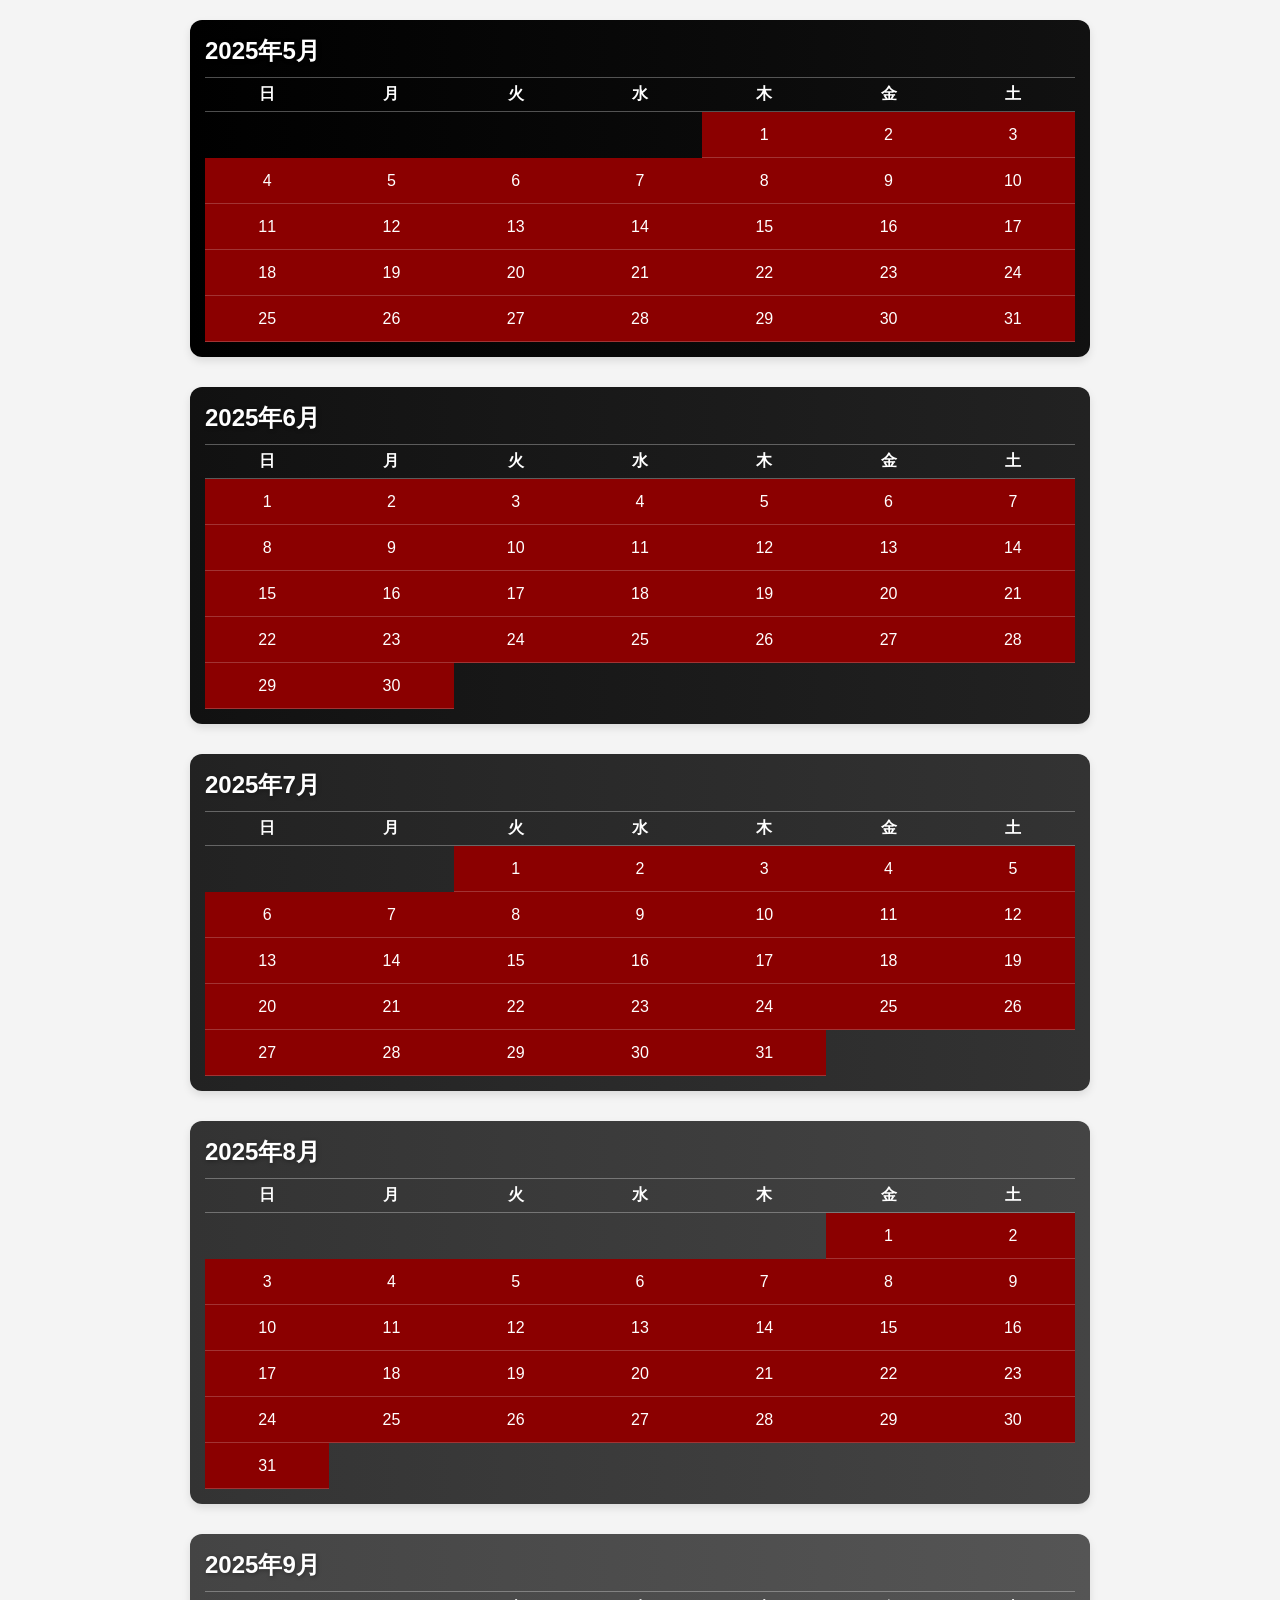
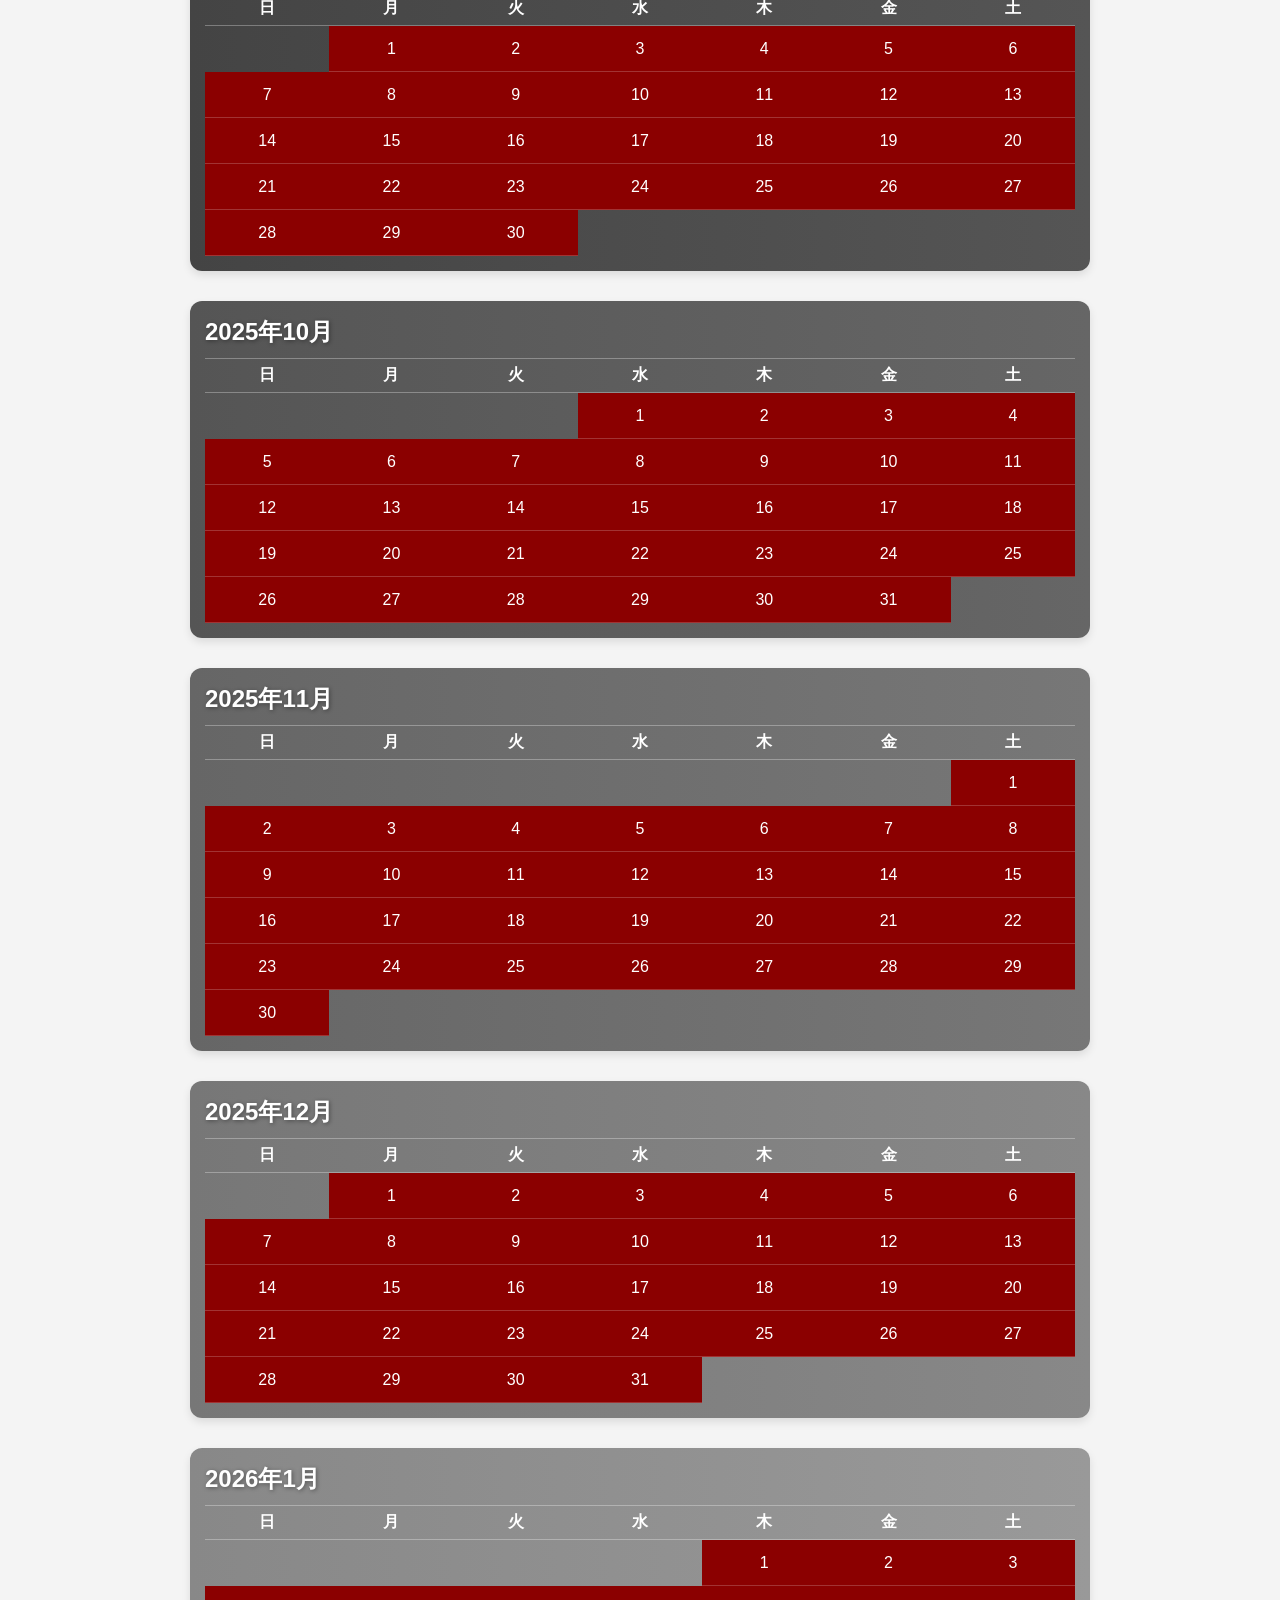
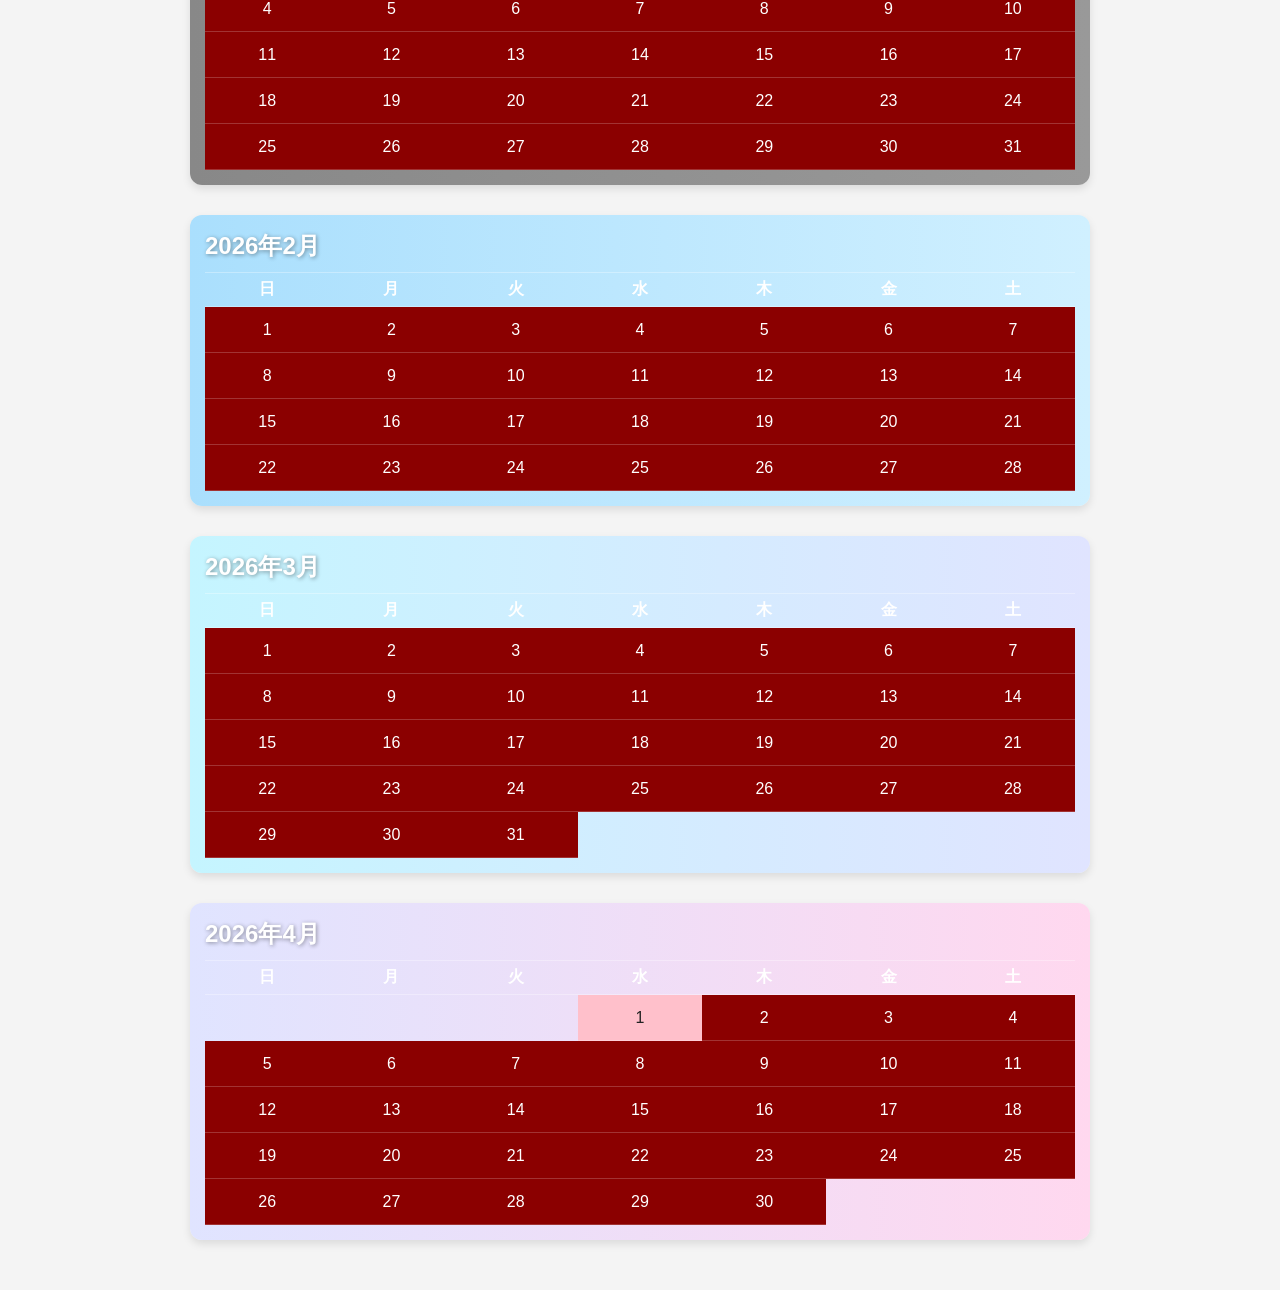
<file: index.html>
<!DOCTYPE html>
<html lang="zh">
<head>
  <meta charset="UTF-8">
  <title>Run2JP Karenndaa</title>
  <meta name="viewport" content="width=device-width, initial-scale=1">
  <style>
    :root {
      --max-width: 900px;
      --day-height: 45px;
    }

    @media (max-width : 373px ){
      :root {
        --day-height: 60px;
      }
    }

    body {
      margin: 0;
      padding: 20px;
      font-family: "Segoe UI", "Roboto", sans-serif;
      background-color: #f4f4f4;
      display: flex;
      justify-content: center;
    }

    .container {
      max-width: var(--max-width);
      width: 100%;
    }

    .month {
      margin-bottom: 30px;
      border-radius: 12px;
      overflow: hidden;
      padding: 15px;
      box-shadow: 0 4px 8px rgba(0,0,0,0.1);
    }

    h2 {
      margin: 0 0 10px 0;
      color: white;
      font-size: 1.5em;
      text-shadow: 1px 1px 4px rgba(0,0,0,0.4);
    }

    .calendar {
      display: grid;
      grid-template-columns: repeat(7, 1fr);
      border-top: 1px solid rgba(255,255,255,0.3);
    }

    .weekday-label {
      font-weight: bold;
      color: white;
      padding: 6px 0;
      text-align: center;
      border-bottom: 1px solid rgba(255,255,255,0.3);
    }

    .day {
      height: var(--day-height);
      text-align: center;
      line-height: var(--day-height);
      font-weight: 500;
      color: #333;
      border-bottom: 1px solid rgba(255,255,255,0.2);
    }

    .past {
      background-color: #8b0000 !important; /* 深红色 */
      color: white !important;
    }

    .special-red {
      background-color: #8b0000 !important;
      color: white !important;
    }

    .special-pink {
      background-color: #ffc0cb !important;
      color: #222 !important;
    }

    /* 背景渐变 */
    .month-bg-0  { background: linear-gradient(to right, #000, #111); }
    .month-bg-1  { background: linear-gradient(to right, #111, #222); }
    .month-bg-2  { background: linear-gradient(to right, #222, #333); }
    .month-bg-3  { background: linear-gradient(to right, #333, #444); }
    .month-bg-4  { background: linear-gradient(to right, #444, #555); }
    .month-bg-5  { background: linear-gradient(to right, #555, #666); }
    .month-bg-6  { background: linear-gradient(to right, #666, #777); }
    .month-bg-7  { background: linear-gradient(to right, #777, #888); }
    .month-bg-8  { background: linear-gradient(to right, #888, #999); }

    .month-bg-9  { background: linear-gradient(to right, #aadffd, #d0f0ff); }
    .month-bg-10 { background: linear-gradient(to right, #c5f5ff, #e0e4ff); }
    .month-bg-11 { background: linear-gradient(to right, #e0e4ff, #ffd8ef); }
    .month-bg-12 { background: linear-gradient(to right, #ffd8ef, #ffeaf4); }
  </style>
</head>
<body>
  <div class="container" id="calendar-container"></div>

  <script>
    const container = document.getElementById("calendar-container");

    const monthNames = [
      "2025年5月", "2025年6月", "2025年7月", "2025年8月",
      "2025年9月", "2025年10月", "2025年11月", "2025年12月",
      "2026年1月", "2026年2月", "2026年3月", "2026年4月"
    ];

    const daysInMonth = [31, 30, 31, 31, 30, 31, 30, 31, 31, 28, 31, 30];
    const startDate = new Date(2025, 4, 1); // May 2025

    const today = new Date();
    const todayDateStr = `${today.getFullYear()}-${today.getMonth()+1}-${today.getDate()}`;

    for (let m = 0; m < 12; m++) {
      const realMonth = (4 + m) % 12;
      const yearOffset = Math.floor((4 + m) / 12);
      const year = 2025 + yearOffset;
      const days = daysInMonth[m];

      const monthDiv = document.createElement("div");
      monthDiv.className = `month month-bg-${m}`;
      monthDiv.innerHTML = `<h2>${monthNames[m]}</h2>`;

      const calendar = document.createElement("div");
      calendar.className = "calendar";

      const weekdays = ["日", "月", "火", "水", "木", "金", "土"];
      weekdays.forEach(day => {
        const label = document.createElement("div");
        label.className = "weekday-label";
        label.textContent = day;
        calendar.appendChild(label);
      });

      const firstDay = new Date(year, realMonth, 1).getDay();
      for (let i = 0; i < firstDay; i++) {
        const empty = document.createElement("div");
        calendar.appendChild(empty);
      }

      for (let d = 1; d <= days; d++) {
        const dateDiv = document.createElement("div");
        dateDiv.className = "day";
        dateDiv.textContent = d;

        const dateStr = `${year}-${realMonth + 1}-${d}`;
        const dateObj = new Date(year, realMonth, d);

        // 特殊日期判断
        const isSpecialRed = (year === 2025 && realMonth === 6 && d === 6);
        const isSpecialPink = (year === 2026 && realMonth === 3 && d === 1); // 4月是 realMonth === 3

        if (isSpecialRed) {
          dateDiv.classList.add("special-red");
        } else if (isSpecialPink) {
          dateDiv.classList.add("special-pink");
        } else if (dateObj < today || dateStr === todayDateStr) {
          dateDiv.classList.add("past");
        }

        calendar.appendChild(dateDiv);
      }

      monthDiv.appendChild(calendar);
      container.appendChild(monthDiv);
    }
  </script>
</body>
</html>
</file>
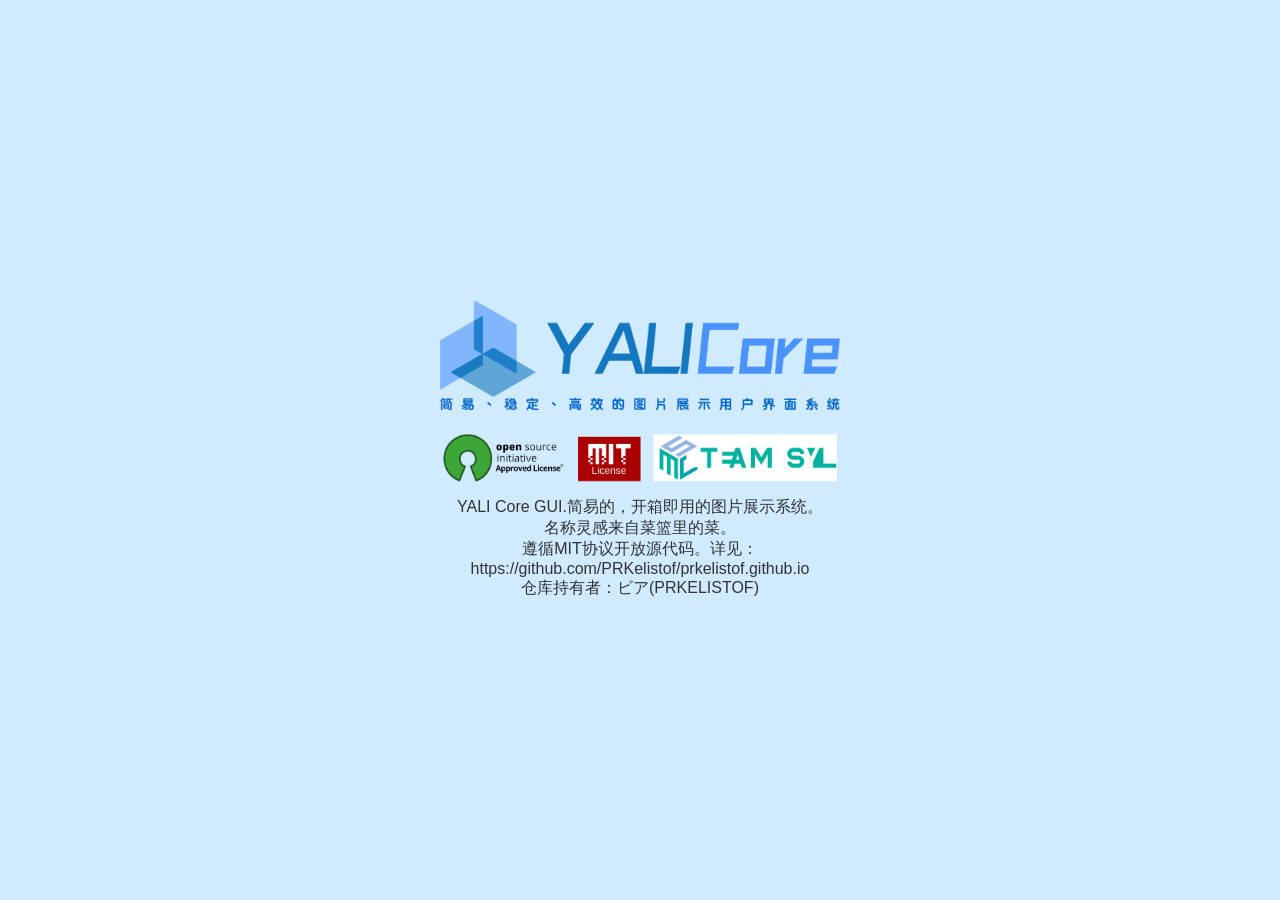
<file: Information.html>
<!DOCTYPE html>
<html lang="zh-CN">
<head>
    <meta charset="UTF-8">
    <meta name="viewport" content="width=device-width, initial-scale=1.0">
    <title>Information</title>
    <link rel="stylesheet" href="style.css">
    <script defer src="script.js"></script>
</head>
<body class="info-page">
    <div class="content">
        <img src="core1.png" alt="YALI Core GUI" id="team-logo">
        <div class="text-container" id="text-content">
            <p>YALI Core GUI.简易的，开箱即用的图片展示系统。</p>
            <p>名称灵感来自菜篮里的菜。</p>
            <p>遵循MIT协议开放源代码。详见：</p>
            <p>https://github.com/PRKelistof/prkelistof.github.io</p>
			<p>仓库持有者：ビア(PRKELISTOF)</p>
        </div>
    </div>
</body>
</html>
</file>
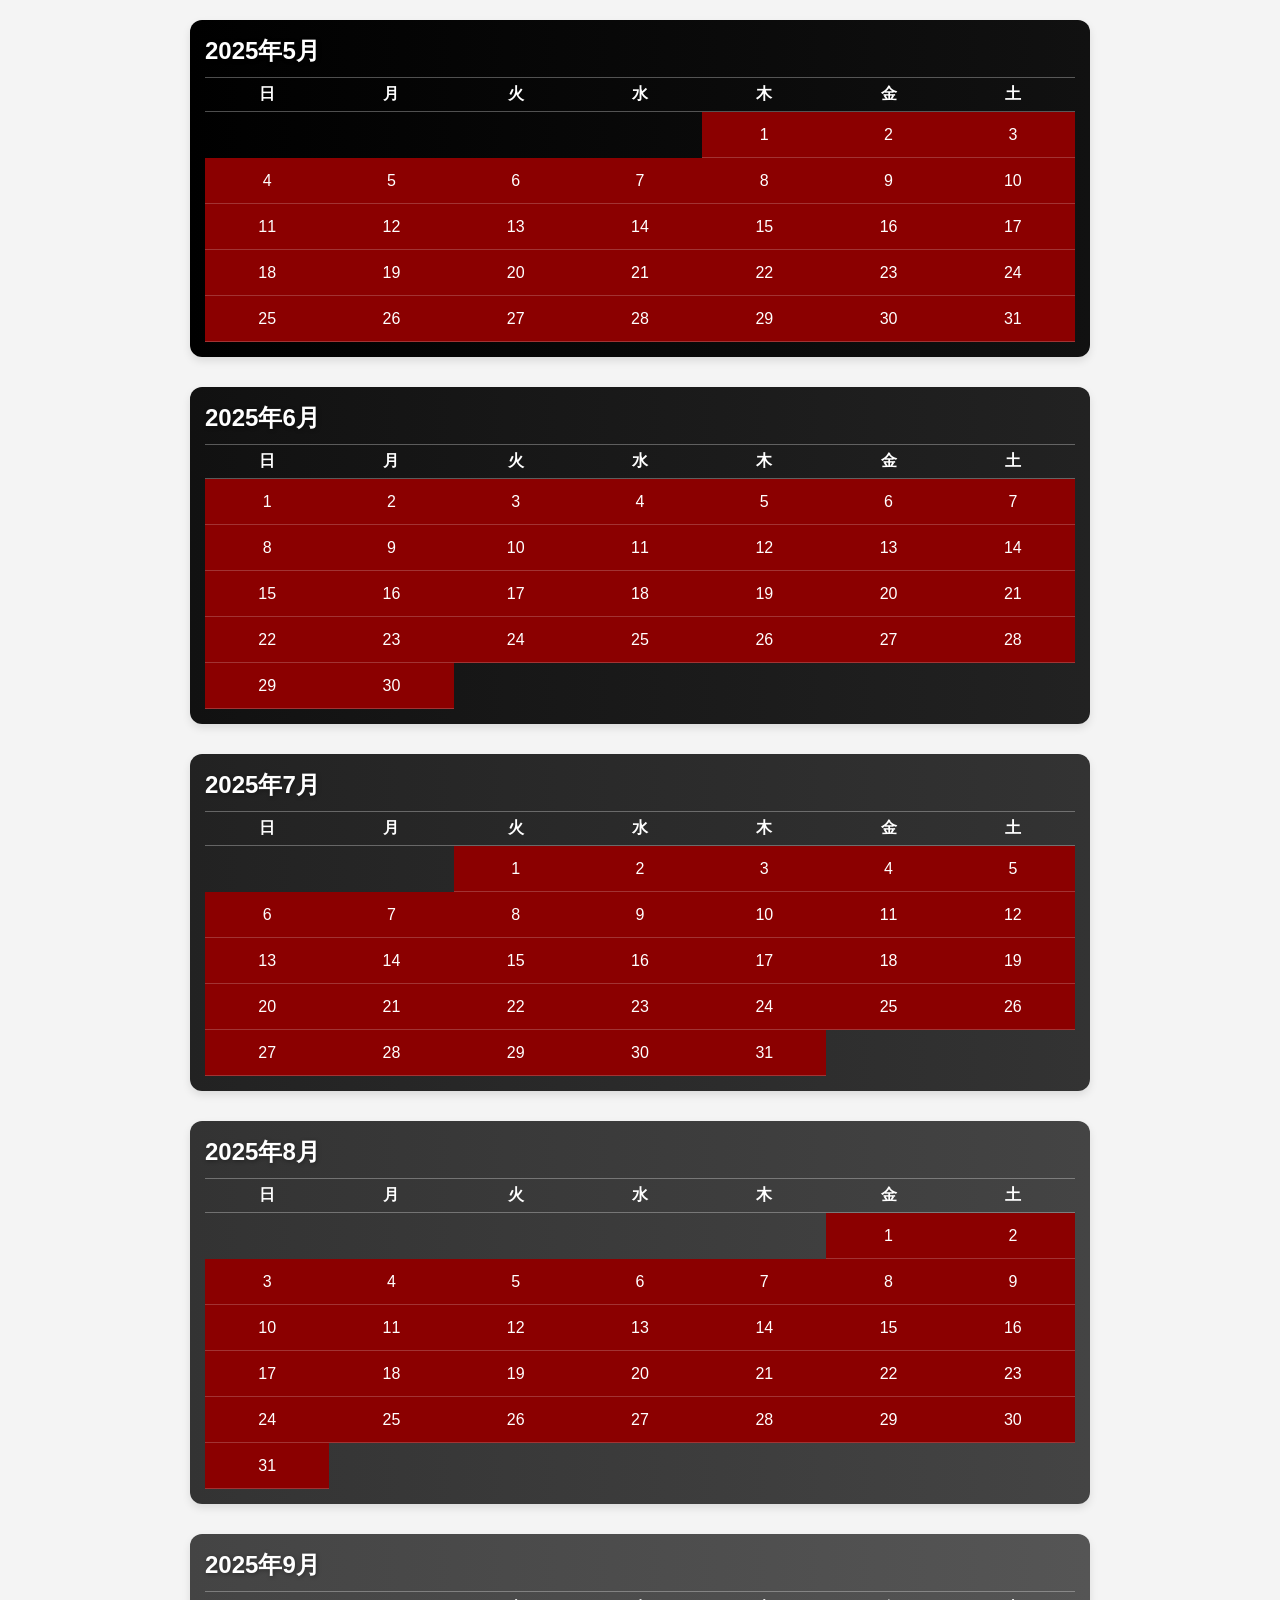
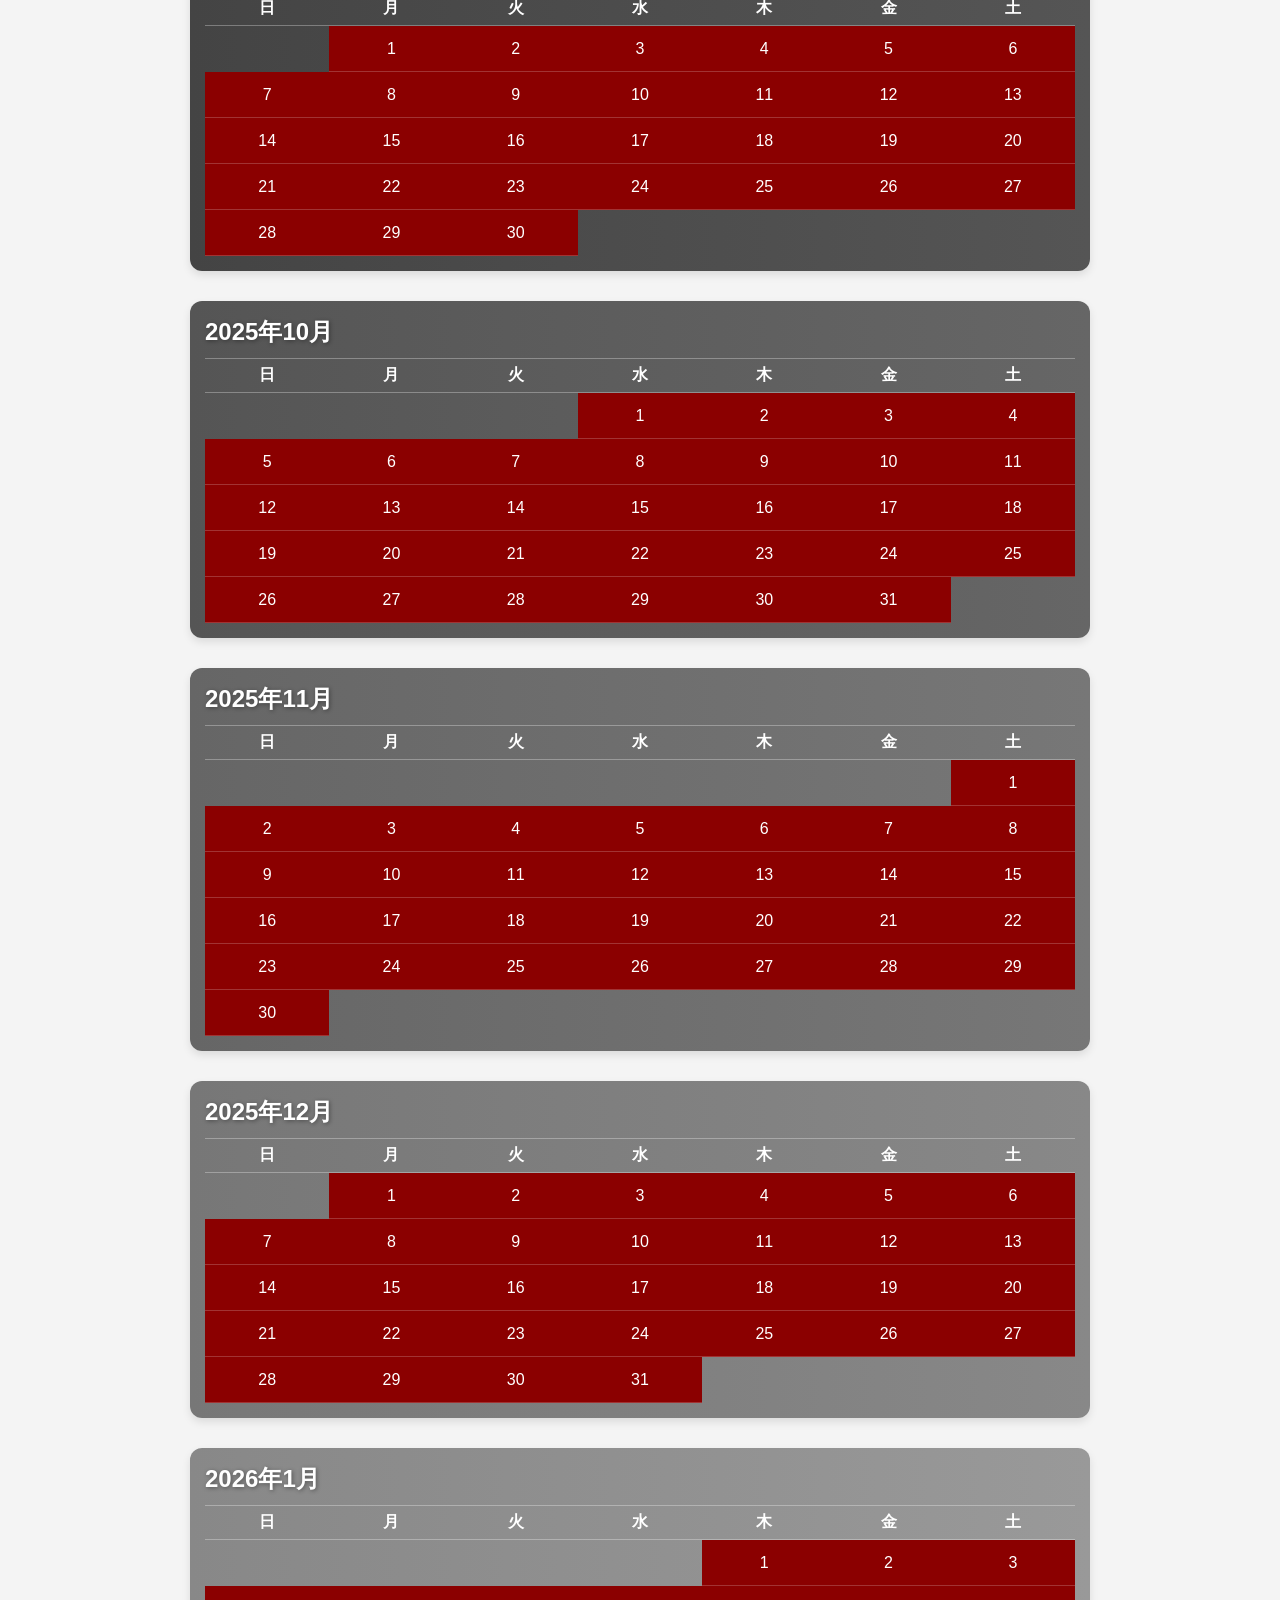
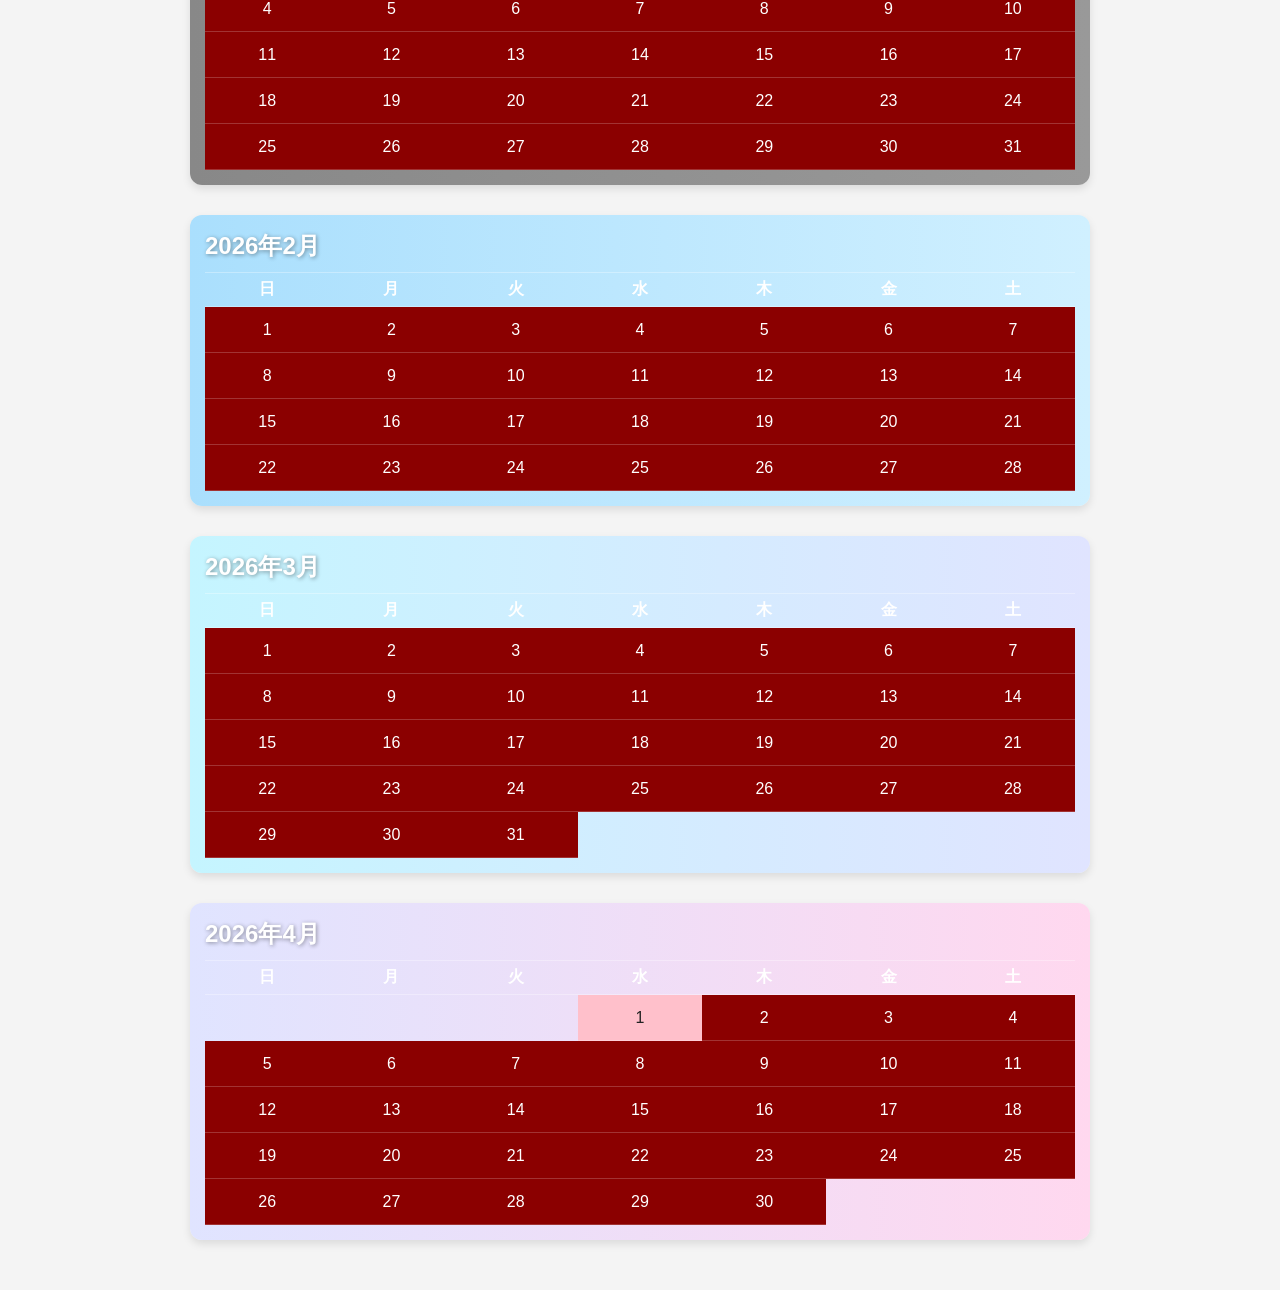
<file: main.html>
<!DOCTYPE html>
<html lang="zh">
<head>
  <meta charset="UTF-8">
  <title>Run2JP Karenndaa</title>
  <meta name="viewport" content="width=device-width, initial-scale=1">
  <style>
    :root {
      --max-width: 900px;
      --day-height: 45px;
    }

    @media (max-width : 373px ){
      :root {
        --day-height: 60px;
      }
    }

    body {
      margin: 0;
      padding: 20px;
      font-family: "Segoe UI", "Roboto", sans-serif;
      background-color: #f4f4f4;
      display: flex;
      justify-content: center;
    }

    .container {
      max-width: var(--max-width);
      width: 100%;
    }

    .month {
      margin-bottom: 30px;
      border-radius: 12px;
      overflow: hidden;
      padding: 15px;
      box-shadow: 0 4px 8px rgba(0,0,0,0.1);
    }

    h2 {
      margin: 0 0 10px 0;
      color: white;
      font-size: 1.5em;
      text-shadow: 1px 1px 4px rgba(0,0,0,0.4);
    }

    .calendar {
      display: grid;
      grid-template-columns: repeat(7, 1fr);
      border-top: 1px solid rgba(255,255,255,0.3);
    }

    .weekday-label {
      font-weight: bold;
      color: white;
      padding: 6px 0;
      text-align: center;
      border-bottom: 1px solid rgba(255,255,255,0.3);
    }

    .day {
      height: var(--day-height);
      text-align: center;
      line-height: var(--day-height);
      font-weight: 500;
      color: #333;
      border-bottom: 1px solid rgba(255,255,255,0.2);
    }

    .past {
      background-color: #8b0000 !important; /* 深红色 */
      color: white !important;
    }

    .special-red {
      background-color: #8b0000 !important;
      color: white !important;
    }

    .special-pink {
      background-color: #ffc0cb !important;
      color: #222 !important;
    }

    /* 背景渐变 */
    .month-bg-0  { background: linear-gradient(to right, #000, #111); }
    .month-bg-1  { background: linear-gradient(to right, #111, #222); }
    .month-bg-2  { background: linear-gradient(to right, #222, #333); }
    .month-bg-3  { background: linear-gradient(to right, #333, #444); }
    .month-bg-4  { background: linear-gradient(to right, #444, #555); }
    .month-bg-5  { background: linear-gradient(to right, #555, #666); }
    .month-bg-6  { background: linear-gradient(to right, #666, #777); }
    .month-bg-7  { background: linear-gradient(to right, #777, #888); }
    .month-bg-8  { background: linear-gradient(to right, #888, #999); }

    .month-bg-9  { background: linear-gradient(to right, #aadffd, #d0f0ff); }
    .month-bg-10 { background: linear-gradient(to right, #c5f5ff, #e0e4ff); }
    .month-bg-11 { background: linear-gradient(to right, #e0e4ff, #ffd8ef); }
    .month-bg-12 { background: linear-gradient(to right, #ffd8ef, #ffeaf4); }
  </style>
</head>
<body>
  <div class="container" id="calendar-container"></div>

  <script>
    const container = document.getElementById("calendar-container");

    const monthNames = [
      "2025年5月", "2025年6月", "2025年7月", "2025年8月",
      "2025年9月", "2025年10月", "2025年11月", "2025年12月",
      "2026年1月", "2026年2月", "2026年3月", "2026年4月"
    ];

    const daysInMonth = [31, 30, 31, 31, 30, 31, 30, 31, 31, 28, 31, 30];
    const startDate = new Date(2025, 4, 1); // May 2025

    const today = new Date();
    const todayDateStr = `${today.getFullYear()}-${today.getMonth()+1}-${today.getDate()}`;

    for (let m = 0; m < 12; m++) {
      const realMonth = (4 + m) % 12;
      const yearOffset = Math.floor((4 + m) / 12);
      const year = 2025 + yearOffset;
      const days = daysInMonth[m];

      const monthDiv = document.createElement("div");
      monthDiv.className = `month month-bg-${m}`;
      monthDiv.innerHTML = `<h2>${monthNames[m]}</h2>`;

      const calendar = document.createElement("div");
      calendar.className = "calendar";

      const weekdays = ["日", "月", "火", "水", "木", "金", "土"];
      weekdays.forEach(day => {
        const label = document.createElement("div");
        label.className = "weekday-label";
        label.textContent = day;
        calendar.appendChild(label);
      });

      const firstDay = new Date(year, realMonth, 1).getDay();
      for (let i = 0; i < firstDay; i++) {
        const empty = document.createElement("div");
        calendar.appendChild(empty);
      }

      for (let d = 1; d <= days; d++) {
        const dateDiv = document.createElement("div");
        dateDiv.className = "day";
        dateDiv.textContent = d;

        const dateStr = `${year}-${realMonth + 1}-${d}`;
        const dateObj = new Date(year, realMonth, d);

        // 特殊日期判断
        const isSpecialRed = (year === 2025 && realMonth === 6 && d === 6);
        const isSpecialPink = (year === 2026 && realMonth === 3 && d === 1); // 4月是 realMonth === 3

        if (isSpecialRed) {
          dateDiv.classList.add("special-red");
        } else if (isSpecialPink) {
          dateDiv.classList.add("special-pink");
        } else if (dateObj < today || dateStr === todayDateStr) {
          dateDiv.classList.add("past");
        }

        calendar.appendChild(dateDiv);
      }

      monthDiv.appendChild(calendar);
      container.appendChild(monthDiv);
    }
  </script>
</body>
</html>
</file>
<file: style.css>
/* 全局样式 */
* {
    margin: 0;
    padding: 0;
    box-sizing: border-box;
    font-family: "Arial", sans-serif;
}

body {
    background-color: #f8f9fa;
    color: #333;
}

/* 顶栏 */
.topbar {
    display: flex;
    justify-content: space-between;
    align-items: center;
    background-color: #0086FF;
    color: white;
    padding: 15px 20px;
    position: fixed;
    top: 0;
    width: 100%;
    height: 70px;
    z-index: 1000;
}

.title h1 {
    font-size: 24px;
    font-weight: bold;
	
}

.title p {
    font-size: 14px;
    opacity: 0.8;
}

/* 菜单按钮 */
.menu-btn {
    font-size: 24px;
    background: none;
    border: none;
    color: white;
    cursor: pointer;
}

/* 侧边菜单 */
.side-menu {
    position: fixed;
    right: -250px;
    top: 0;
    width: 250px;
    height: 100%;
    background-color: #E7E7E7;
    color: white;
    padding-top: 60px;
    transition: right 0.4s ease-in-out;
    border-top-left-radius: 20px;
    border-bottom-left-radius: 20px;
}

.side-menu.active {
    right: 0;
}

/* 响应式菜单 */
@media (max-width : 1083px ){
    .side-menu {
        width: 200px;
    }
}

/* 头图 */
.hero {
    background: url("banner.png") no-repeat center;
    background-size: cover;
    text-align: left;
    color: whitesmoke;
    padding: 100px 20px;
}

/* 公告板 */
.announcement {
    background: #ffcc00;
    color: #333;
    padding: 10px;
    text-align: center;
    font-weight: bold;
}

/* 画廊 */
.gallery {
    display: flex;
    flex-wrap: wrap;
    justify-content: center;
    gap: 20px;
    padding: 20px;
}

.gallery-item {
    display: flex;
    width: 45%;
    background: white;
    border-radius: 15px;
    overflow: hidden;
    box-shadow: 0px 4px 6px rgba(0, 0, 0, 0.1);
    transition: transform 0.3s ease-in-out;
}

/* 适应手机屏幕 */
@media (max-width : 1083px ){
    .gallery-item {
        width: 90%;
        flex-direction: column;
    }
}

.gallery-item:hover {
    transform: scale(1.03);
}

.gallery-item img {
    width: 50%;
    object-fit: cover;
    border-top-left-radius: 15px;
    border-bottom-left-radius: 15px;
}

@media (max-width : 1083px ){
    .gallery-item img {
        width: 100%;
    }
}

.gallery-item .info {
    width: 50%;
    padding: 20px;
    display: flex;
    flex-direction: column;
    justify-content: center;
}

@media (max-width : 1083px ){
    .gallery-item .info {
        width: 100%;
        text-align: center;
    }
}

/* 底部 */
footer {
    text-align: center;
    padding: 15px;
    background: #333;
    color: white;
    margin-top: 20px;
}
/* 网站标志 */
.logo-container {
    display: flex;
    align-items: center;
}

.logo {
    width: 250px;
    height: auto;
    object-fit: contain;
    cursor: pointer;
}
/* 彩蛋 */
.info-page {
    background-color: #d0ebff; /* 淡蓝色背景 */
    display: flex;
    justify-content: center;
    align-items: center;
    height: 100vh;
    flex-direction: column;
    text-align: center;
}

.content {
    max-width: 600px;
}

#team-logo {
    width: 100%;
    max-width: 400px;
    cursor: pointer;
    transition: opacity 0.3s ease-in-out;
}
/* 侧边菜单 */
.side-menu {
    position: fixed;
    top: 0;
    right: -250px;
    width: 250px;
    height: 100%;
    background: rgba(50, 50, 50, 0.9);
    backdrop-filter: blur(10px);
    transition: right 0.3s ease-in-out;
    display: flex;
    flex-direction: column;
    align-items: center;
    padding-top: 50px;
}

.side-menu.active {
    right: 0;
}

/* 关闭按钮 */
.close-btn {
    font-size: 24px;
    color: white;
    background: none;
    border: none;
    cursor: pointer;
    position: absolute;
    top: 10px;
    right: 15px;
}

/* 菜单按钮（超大圆角） */
.menu-item {
    background: #ffffff;
    border: none;
    padding: 15px 30px;
    margin: 10px 0;
    border-radius: 50px;
    font-size: 18px;
    cursor: pointer;
    transition: 0.3s;
}

.menu-item:hover {
    background: #ddd;
}

/* 弹窗 */
.popup {
    position: fixed;
    top: 50%;
    left: 50%;
    transform: translate(-50%, -50%);
    background: white;
    padding: 20px;
    border-radius: 15px;
    box-shadow: 0 0 10px rgba(0, 0, 0, 0.2);
    display: none;
}

.popup-content {
    text-align: center;
}

.popup-close {
    background: #007bff;
    color: white;
    border: none;
    padding: 10px 20px;
    margin-top: 10px;
    border-radius: 20px;
    cursor: pointer;
}
</file>
